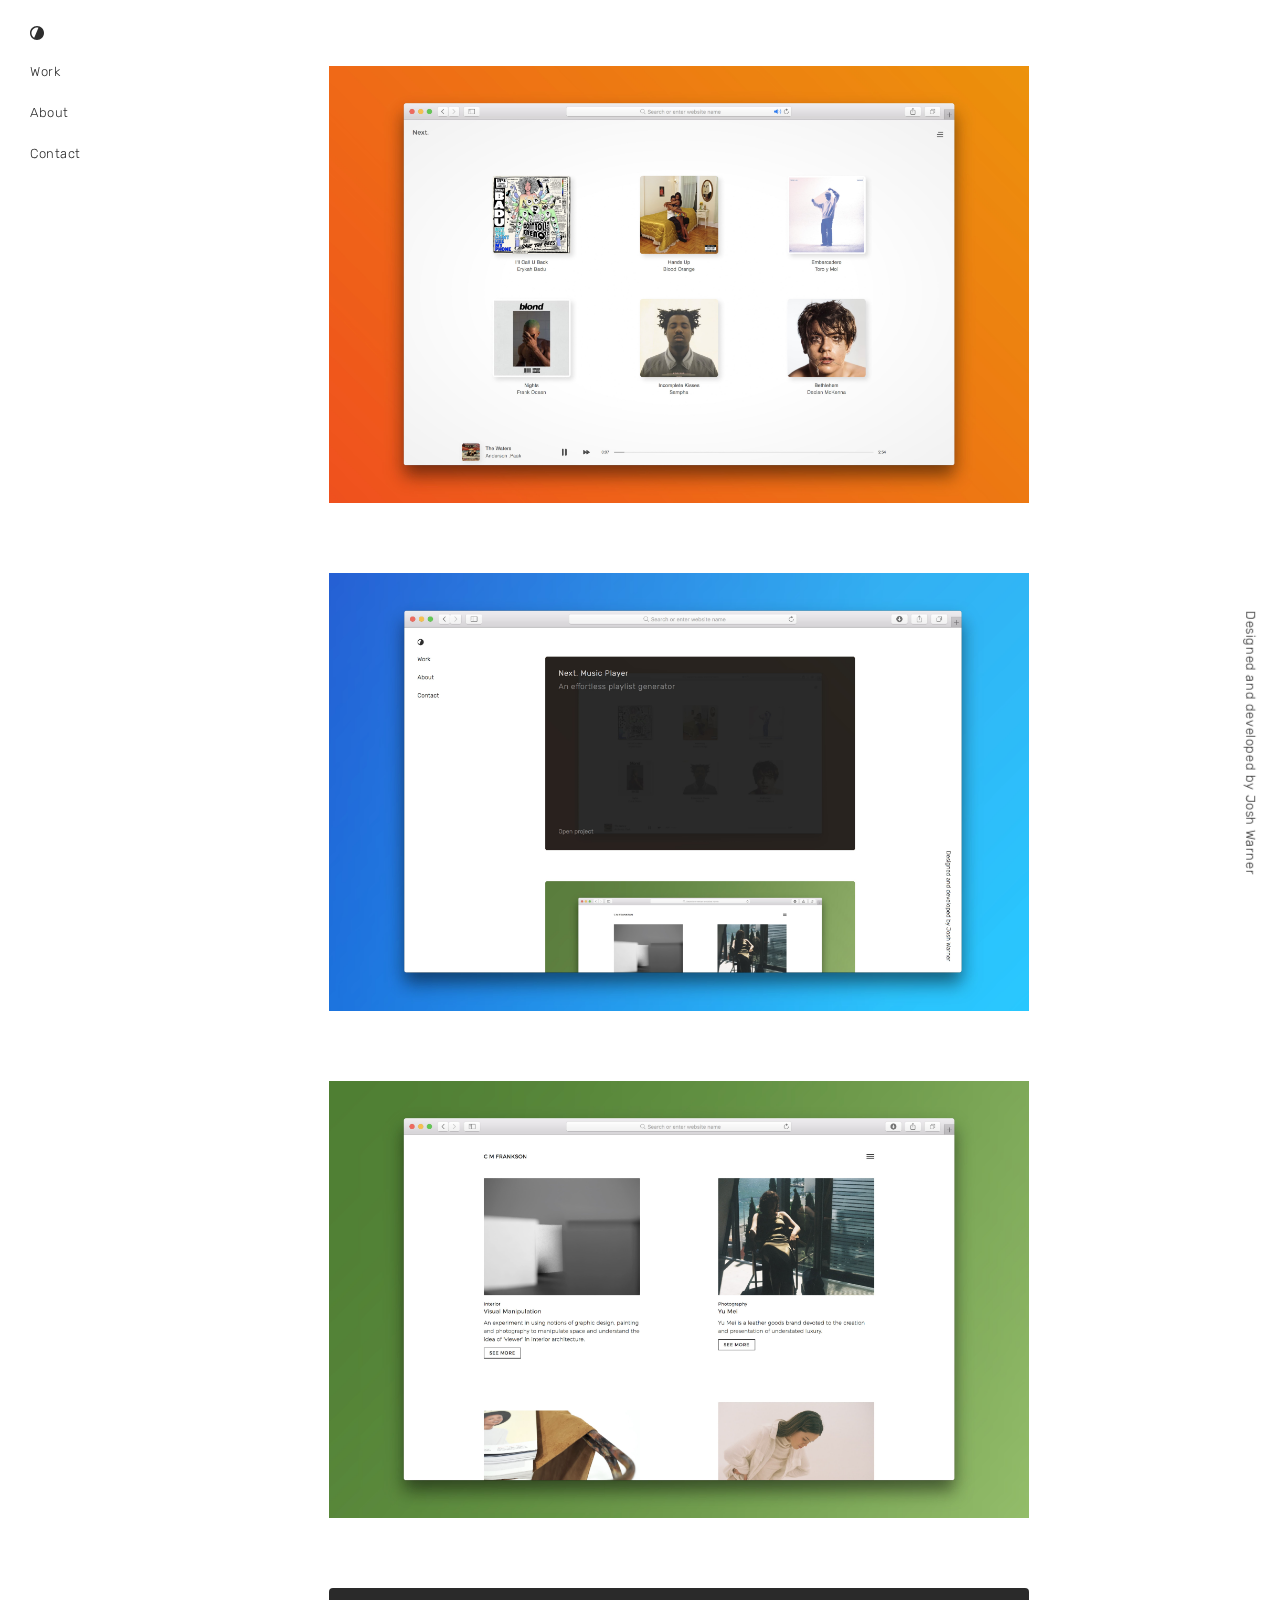
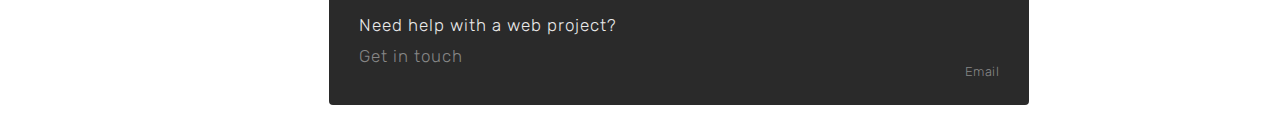
<file: index.html>
<!DOCTYPE html>
<html lang="en-US">
<head>
    <title>Josh Warner | Web design &amp; development</title>
    <meta name="keywords" content="Web, Design, Designer, Develop, Developer, Front end, Frontend, HTML, CSS, jQuery, Freelance, Wellington, New Zealand, Josh, Warner, Josh Warner, Victoria University, Graduate">
    <meta name="description" content="Front end web designer based in Wellington, New Zealand. Available for freelance work or permanent employment. Let me design and develop your website.">
    <meta name="viewport" content="width=device-width, initial-scale=1.0">
    <link rel="stylesheet" href="css/style-min.css">
    <link href="https://fonts.googleapis.com/css?family=Rubik:300" rel="stylesheet">
    <script async src="https://ajax.googleapis.com/ajax/libs/jquery/3.3.1/jquery.min.js"></script>
    <script async src="js/script.js"></script>
    <!--FAVICON-->
    <link rel="apple-touch-icon" sizes="180x180" href="apple-touch-icon.png">
    <link rel="icon" type="image/png" sizes="32x32" href="favicon-32x32.png">
    <link rel="icon" type="image/png" sizes="16x16" href="favicon-16x16.png">
    <link rel="manifest" href="manifest.json">
    <link rel="mask-icon" href="safari-pinned-tab.svg" color="#5a7d3d">
    <meta name="theme-color" content="#ffffff">
    <!-- Global site tag (gtag.js) - Google Analytics -->
    <script async src="https://www.googletagmanager.com/gtag/js?id=UA-112776333-1"></script>
    <script>
      window.dataLayer = window.dataLayer || [];
      function gtag(){dataLayer.push(arguments);}
      gtag('js', new Date());

      gtag('config', 'UA-112776333-1');
    </script>
</head>

<body>
    <header>
        <a href="/">
            <svg version="1.1" id="Layer_1" xmlns="http://www.w3.org/2000/svg" xmlns:xlink="http://www.w3.org/1999/xlink" x="0px" y="0px" viewBox="0 0 260 260" enable-background="new 0 0 260 260" xml:space="preserve">
            <path d="M130,0C58.203,0,0,58.203,0,130s58.203,130,130,130s130-58.203,130-130S201.797,0,130,0z M27,130
                C27,73.206,73.206,27,130,27c9.201,0,18.121,1.22,26.614,3.494L78.454,219.146C47.716,201.304,27,168.026,27,130z"/>
            </svg>
        </a>
        <nav>
            <a href="/">Work</a>
            <a href="about">About</a>
            <a href="mailto:hello@joshwarner.co?Subject=" target="_top">Contact</a>
        </nav>
    </header>
    
    <h4 class="credit">Designed and developed by Josh Warner</h4>
    
    <div class="contentContainer">
        <div class="content">

            <section>
                <a href="next">
                    <div class="overlay">
                        <h1>Next. Music Player</h1>
                        <h2>An effortless playlist generator</h2>
                        <p>Open project</p>
                    </div>
                </a>
                <img src="img/next_deliverable_playing.jpg" alt="Website design and develop: Next.">
            </section>
            
            <section>
                <a href="joshwarner">
                    <div class="overlay">
                        <h1>Portfolio: joshwarner.co</h1>
                    <h2>A digital portfolio of web design</h2>
                    <p>Open project</p>
                    </div>
                </a>
                <img src="img/joshwarner_deliverable_index.jpg" alt="Website design and develop: joshwarner.co">
            </section>
            
            <section>
                <a href="cmf">
                    <div class="overlay">
                        <h1>Portfolio: C. M. Frankson</h1>
                        <h2>A portfolio of creative works</h2>
                        <p>Open project</p>
                    </div>
                </a>
                <img src="img/cmf_deliverable_index.jpg" alt="Website design and develop: C.M. Frankson">
            </section>
         
            <div class="cta">
                <a href="mailto:hello@joshwarner.co?Subject=" target="_top">
                        <h1>Need help with a web project?</h1>
                        <h2>Get in touch</h2>
                        <p>Email</p>
                </a>
            </div>
            
        </div>
    </div>
    
</body>

</html>
</file>
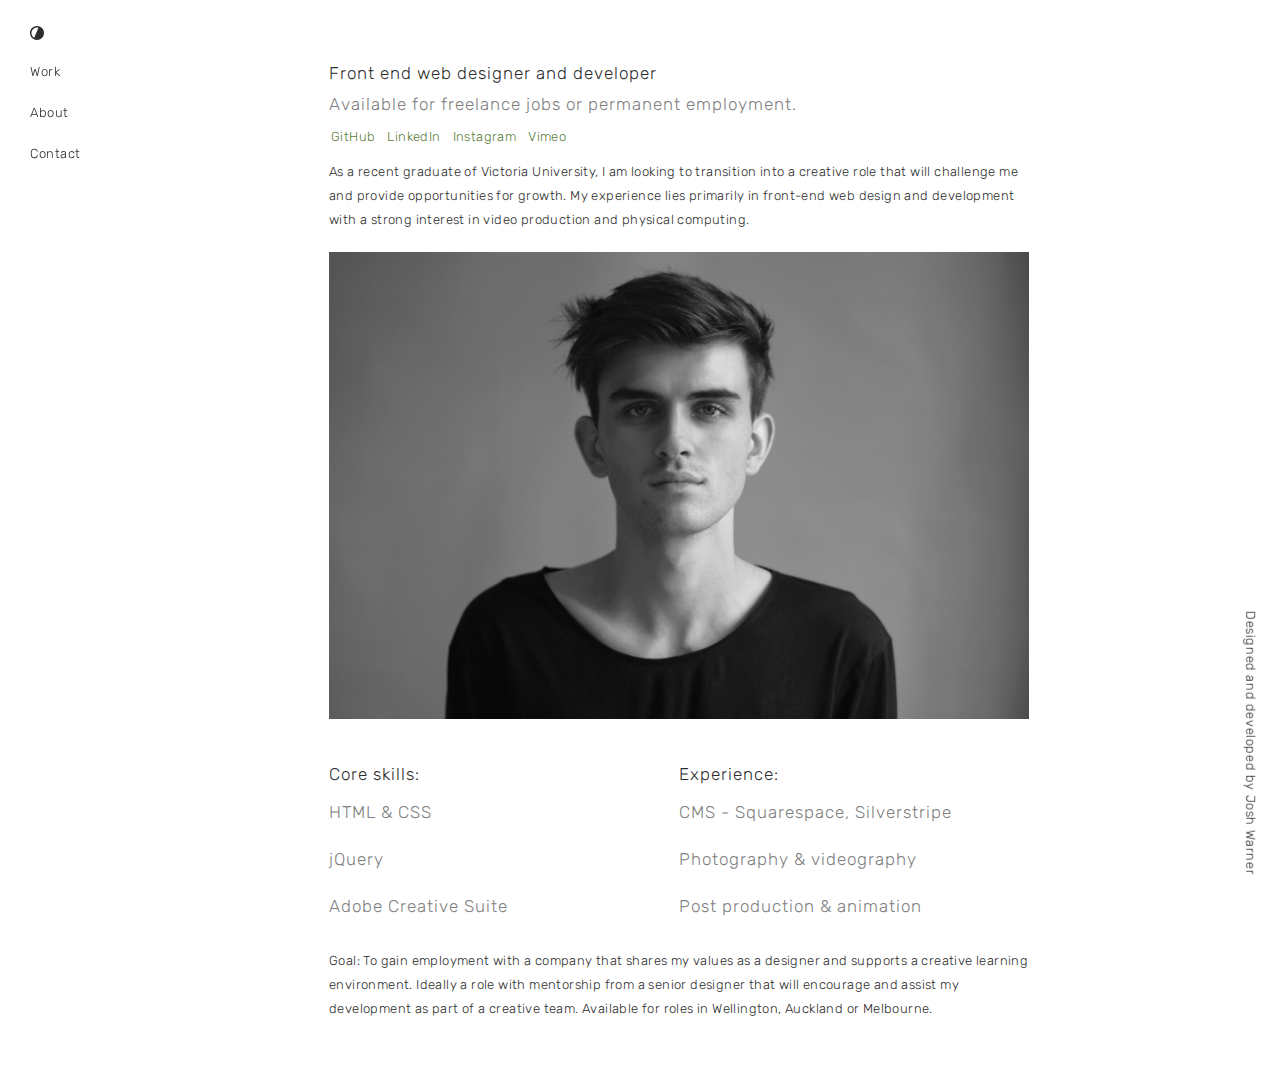
<file: about.html>
<!DOCTYPE html>
<html lang="en-US">
<head>
    <title>Josh Warner | About</title>
    <meta name="keywords" content="Website, Website Design, Website builder, Responsive, Responsive web design, Web, design, Designer, Develop, Developer, Front end, Frontend, HTML, CSS, jQuery, Freelance, Wellington, New Zealand, Josh, Warner, Josh Warner, Victoria University, Graduate">
    <meta name="description" content="Freelance designer, developer and graduate of Victoria University of Wellington. Confident in HTML, CSS and jQuery. Available for hire and employment.">
    <meta name="viewport" content="width=device-width, initial-scale=1.0">
    <link rel="stylesheet" href="css/style-min.css">
    <link href="https://fonts.googleapis.com/css?family=Rubik:300" rel="stylesheet">
    <script async src="https://ajax.googleapis.com/ajax/libs/jquery/3.3.1/jquery.min.js"></script>
    <script async src="js/script.js"></script>
    <!-- Global site tag (gtag.js) - Google Analytics -->
    <script async src="https://www.googletagmanager.com/gtag/js?id=UA-112776333-1"></script>
    <script>
      window.dataLayer = window.dataLayer || [];
      function gtag(){dataLayer.push(arguments);}
      gtag('js', new Date());

      gtag('config', 'UA-112776333-1');
    </script>
</head>

<body>
    <header>
        <a href="/">
            <svg version="1.1" id="Layer_1" xmlns="http://www.w3.org/2000/svg" xmlns:xlink="http://www.w3.org/1999/xlink" x="0px" y="0px" viewBox="0 0 260 260" enable-background="new 0 0 260 260" xml:space="preserve">
            <path d="M130,0C58.203,0,0,58.203,0,130s58.203,130,130,130s130-58.203,130-130S201.797,0,130,0z M27,130
                C27,73.206,73.206,27,130,27c9.201,0,18.121,1.22,26.614,3.494L78.454,219.146C47.716,201.304,27,168.026,27,130z"/>
            </svg>
        </a>
        <nav>
            <a href="/">Work</a>
            <a href="about">About</a>
            <a href="mailto:hello@joshwarner.co?Subject=" target="_top">Contact</a>
        </nav>
    </header>
    
    <h4 class="credit">Designed and developed by Josh Warner</h4>
    
    <div class="contentContainer">  
        <div class="content">

            <article>

                <h1>Front end web designer and developer</h1>
                <h2>Available for freelance jobs or permanent employment.</h2>
                
                <div class="link-bank">
                    <a href="https://github.com/joshuaryaan" target="_blank">GitHub</a>
                    <a href="https://www.linkedin.com/in/joshwarnerco/" target="_blank">LinkedIn</a>
                    <a href="https://www.instagram.com/joshwarner.co/" target="_blank">Instagram</a>
                    <a href="https://vimeo.com/joshuawarner" target="_blank">Vimeo</a>
                </div>
                
                <p class="intro">As a recent graduate of Victoria University, I am looking to transition into a creative role that will challenge me and provide opportunities for growth. My experience lies primarily in front-end web design and development with a strong interest in video production and physical computing.</p>
                
                <img src="img/portrait.jpg" alt="A portrait of designer, Josh Warner">
                
                <ul class="half">
                    <h1>Core skills:</h1>
                    <li><h2>HTML &amp; CSS</h2></li>
                    <li><h2>jQuery</h2></li>
                    <li><h2>Adobe Creative Suite</h2></li>
                </ul>
                
                <ul class="half">
                    <h1>Experience:</h1>
                    <li><h2>CMS - Squarespace, Silverstripe</h2></li>
                    <li><h2>Photography &amp; videography</h2></li>
                    <li><h2>Post production &amp; animation</h2></li>
                </ul>
                
                <p>Goal: To gain employment with a company that shares my values as a designer and supports a creative learning environment. Ideally a role with mentorship from a senior designer that will encourage and assist my development as part of a creative team. Available for roles in Wellington, Auckland or Melbourne.</p>
                    
            </article>
        </div>
    </div>
    
</body>

</html>
</file>
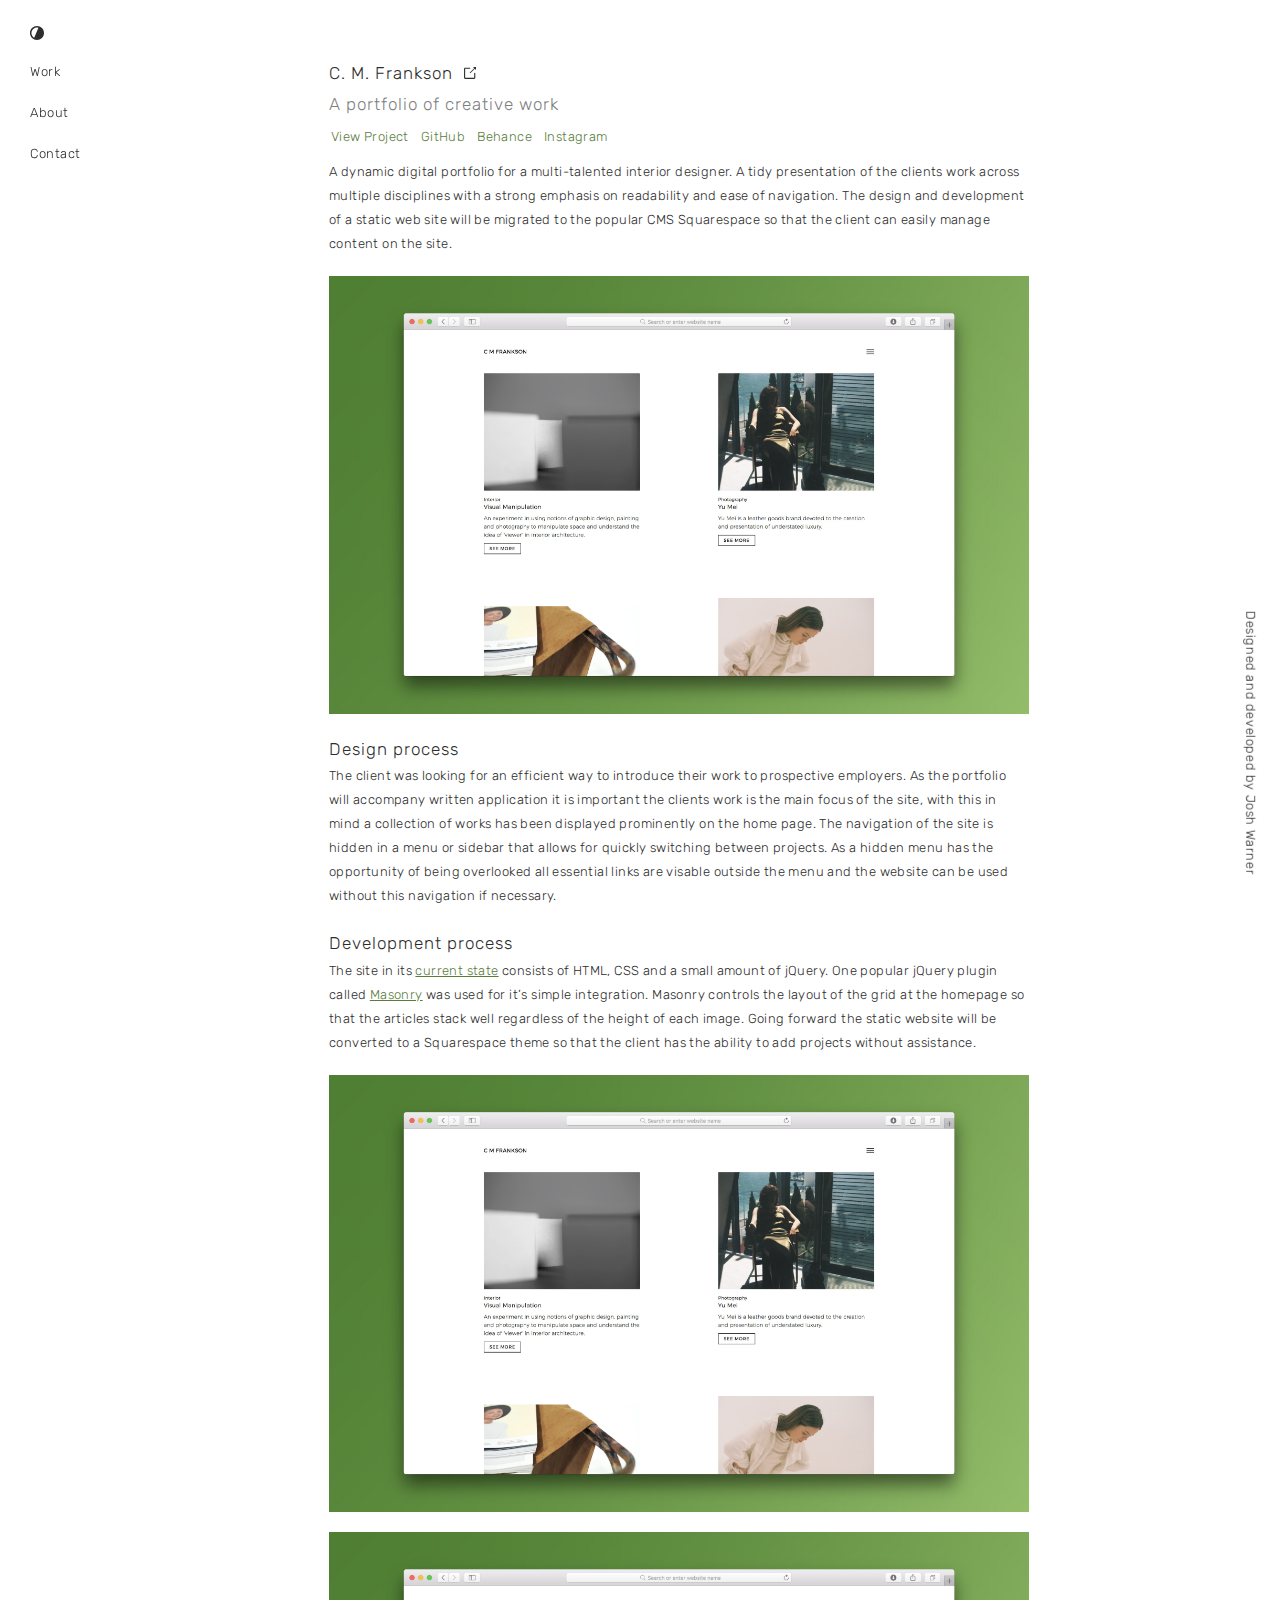
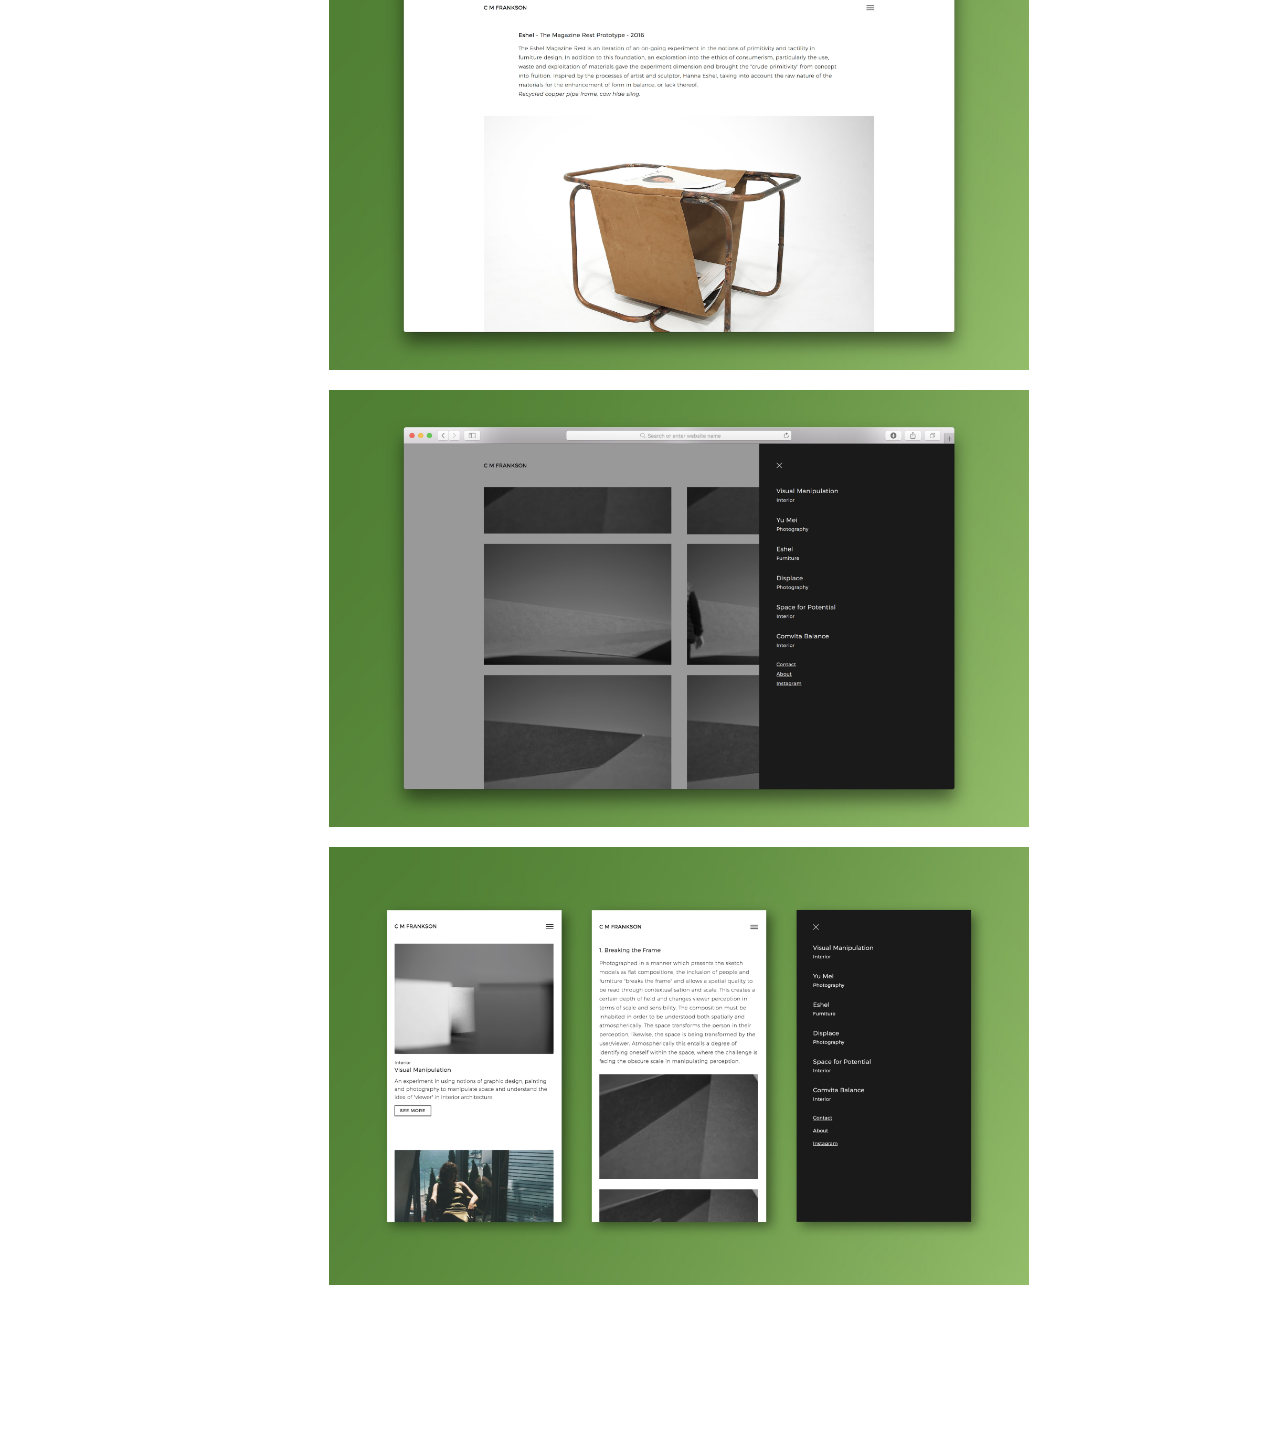
<file: cmf.html>
<!DOCTYPE html>
<html lang="en-US">
<head>
    <title>Josh Warner | C. M. Frankson</title>
    <meta name="keywords" content="Web, Design, Designer, Develop, Developer, Front end, Frontend, HTML, CSS, jQuery, Freelance, Wellington, New Zealand, Josh, Warner, Josh Warner, Victoria University, Graduate">
    <meta name="description" content="A fully responsive web project by Josh - A dynamic digital portfolio for a multi-talented interior designer.">
    <meta name="viewport" content="width=device-width, initial-scale=1.0">
    <link rel="stylesheet" href="css/style.css">
    <link href="https://fonts.googleapis.com/css?family=Rubik:300" rel="stylesheet">
    <script async src="https://ajax.googleapis.com/ajax/libs/jquery/3.3.1/jquery.min.js"></script>
    <script async src="js/script.js"></script>
    <!-- Global site tag (gtag.js) - Google Analytics -->
    <script async src="https://www.googletagmanager.com/gtag/js?id=UA-112776333-1"></script>
    <script>
      window.dataLayer = window.dataLayer || [];
      function gtag(){dataLayer.push(arguments);}
      gtag('js', new Date());

      gtag('config', 'UA-112776333-1');
    </script>
</head>

<body>
    <header>
        <a href="/">
            <svg version="1.1" id="Layer_1" xmlns="http://www.w3.org/2000/svg" xmlns:xlink="http://www.w3.org/1999/xlink" x="0px" y="0px" viewBox="0 0 260 260" enable-background="new 0 0 260 260" xml:space="preserve">
            <path d="M130,0C58.203,0,0,58.203,0,130s58.203,130,130,130s130-58.203,130-130S201.797,0,130,0z M27,130
                C27,73.206,73.206,27,130,27c9.201,0,18.121,1.22,26.614,3.494L78.454,219.146C47.716,201.304,27,168.026,27,130z"/>
            </svg>
        </a>
        <nav>
            <a href="/">Work</a>
            <a href="about">About</a>
            <a href="mailto:hello@joshwarner.co?Subject=" target="_top">Contact</a>
        </nav>
    </header>
    
    <h4 class="credit">Designed and developed by Josh Warner</h4>
    
    <div class="contentContainer">  
        <div class="content">

            <article>
                <h1>
                    C. M. Frankson
                    <a href="https://joshuaryaan.github.io/cmfrankson/" target="_blank">
                        <svg class="link" version="1.1" id="Layer_1" xmlns="http://www.w3.org/2000/svg" xmlns:xlink="http://www.w3.org/1999/xlink" x="0px" y="0px" viewBox="0 0 260 260" enable-background="new 0 0 260 260" xml:space="preserve">
                        <g>
                            <path fill="#231F20" d="M223.012,258.874H23.313c-12.237,0-22.192-11.121-22.192-24.791V39.587c0-13.67,9.956-24.792,22.192-24.792
                                h99.849c6.649,0,12.039,5.39,12.039,12.039s-5.39,12.039-12.039,12.039h-97.9c-0.039,0.204-0.064,0.443-0.064,0.715v194.496
                                c0,0.271,0.025,0.51,0.064,0.714h195.801c0.039-0.204,0.064-0.442,0.064-0.714v-97.246c0-6.648,5.39-12.039,12.038-12.039
                                c6.649,0,12.039,5.39,12.039,12.039v97.246C245.204,247.753,235.248,258.874,223.012,258.874z"/>
                            <g>
                                <polygon fill="#231F20" points="135.429,137.726 122.275,124.57 221.126,25.719 195.407,0 260,0 260,13.156 260,64.593 
                                    234.281,38.875 		"/>
                            </g>
                        </g>
                        </svg>
                        </a>
                </h1>
                <h2>A portfolio of creative work</h2>
                
                <div class="link-bank">
                    <a href="https://joshuaryaan.github.io/cmfrankson/" target="_blank">View Project</a>
                    <a href="https://github.com/joshuaryaan/cmfrankson" target="_blank">GitHub</a>
                    <a href="https://www.behance.net/joshwarnerco" target="_blank">Behance</a>
                    <a href="https://www.instagram.com/p/BZXaGO9AveE/?taken-by=joshwarner.co" target="_blank">Instagram</a>
                </div>
                
                <p class="intro">A dynamic digital portfolio for a multi-talented interior designer. A tidy presentation of the clients work across multiple disciplines with a strong emphasis on readability and ease of navigation. The design and development of a static web site will be migrated to the popular CMS Squarespace so that the client can easily manage content on the site.</p>
                <img src="img/cmf_deliverable_index.jpg" alt="The homepage of the portfolio">
                
                <h1>Design process</h1>
                <p>The client was looking for an efficient way to introduce their work to prospective employers. As the portfolio will accompany written application it is important the clients work is the main focus of the site, with this in mind a collection of works has been displayed prominently on the home page. The navigation of the site is hidden in a menu or sidebar that allows for quickly switching between projects. As a hidden menu has the opportunity of being overlooked all essential links are visable outside the menu and the website can be used without this navigation if necessary.</p>

                <h1>Development process</h1>
                <p>The site in its <a href="https://joshuaryaan.github.io/cmfrankson/" target="_blank">current state</a> consists of HTML, CSS and a small amount of jQuery. One popular jQuery plugin called <a href="https://masonry.desandro.com/" target="_blank">Masonry</a> was used for it&rsquo;s simple integration. Masonry controls the layout of the grid at the homepage so that the articles stack well regardless of the height of each image. Going forward the static website will be converted to a Squarespace theme so that the client has the ability to add projects without assistance.</p>
                <img src="img/cmf_deliverable_index.jpg" alt="The homepage of the portfolio">
                <img src="img/cmf_deliverable_article.jpg" alt="The article page of the portfolio">
                <img src="img/cmf_deliverable_menu.jpg" alt="The menu, hidden outside of view">
                <img src="img/cmf_deliverable_mobile.jpg" alt="Mobile views of the portfolio">
                
                <div class="cta">
                    <a href="mailto:hello@joshwarner.co?Subject=" target="_top">
                            <h1>Want a portfolio like this?</h1>
                            <h2>Get in touch</h2>
                            <p>Email</p>
                    </a>
                </div>
                    
            </article>

        </div>
    </div>
    
</body>

</html>
</file>
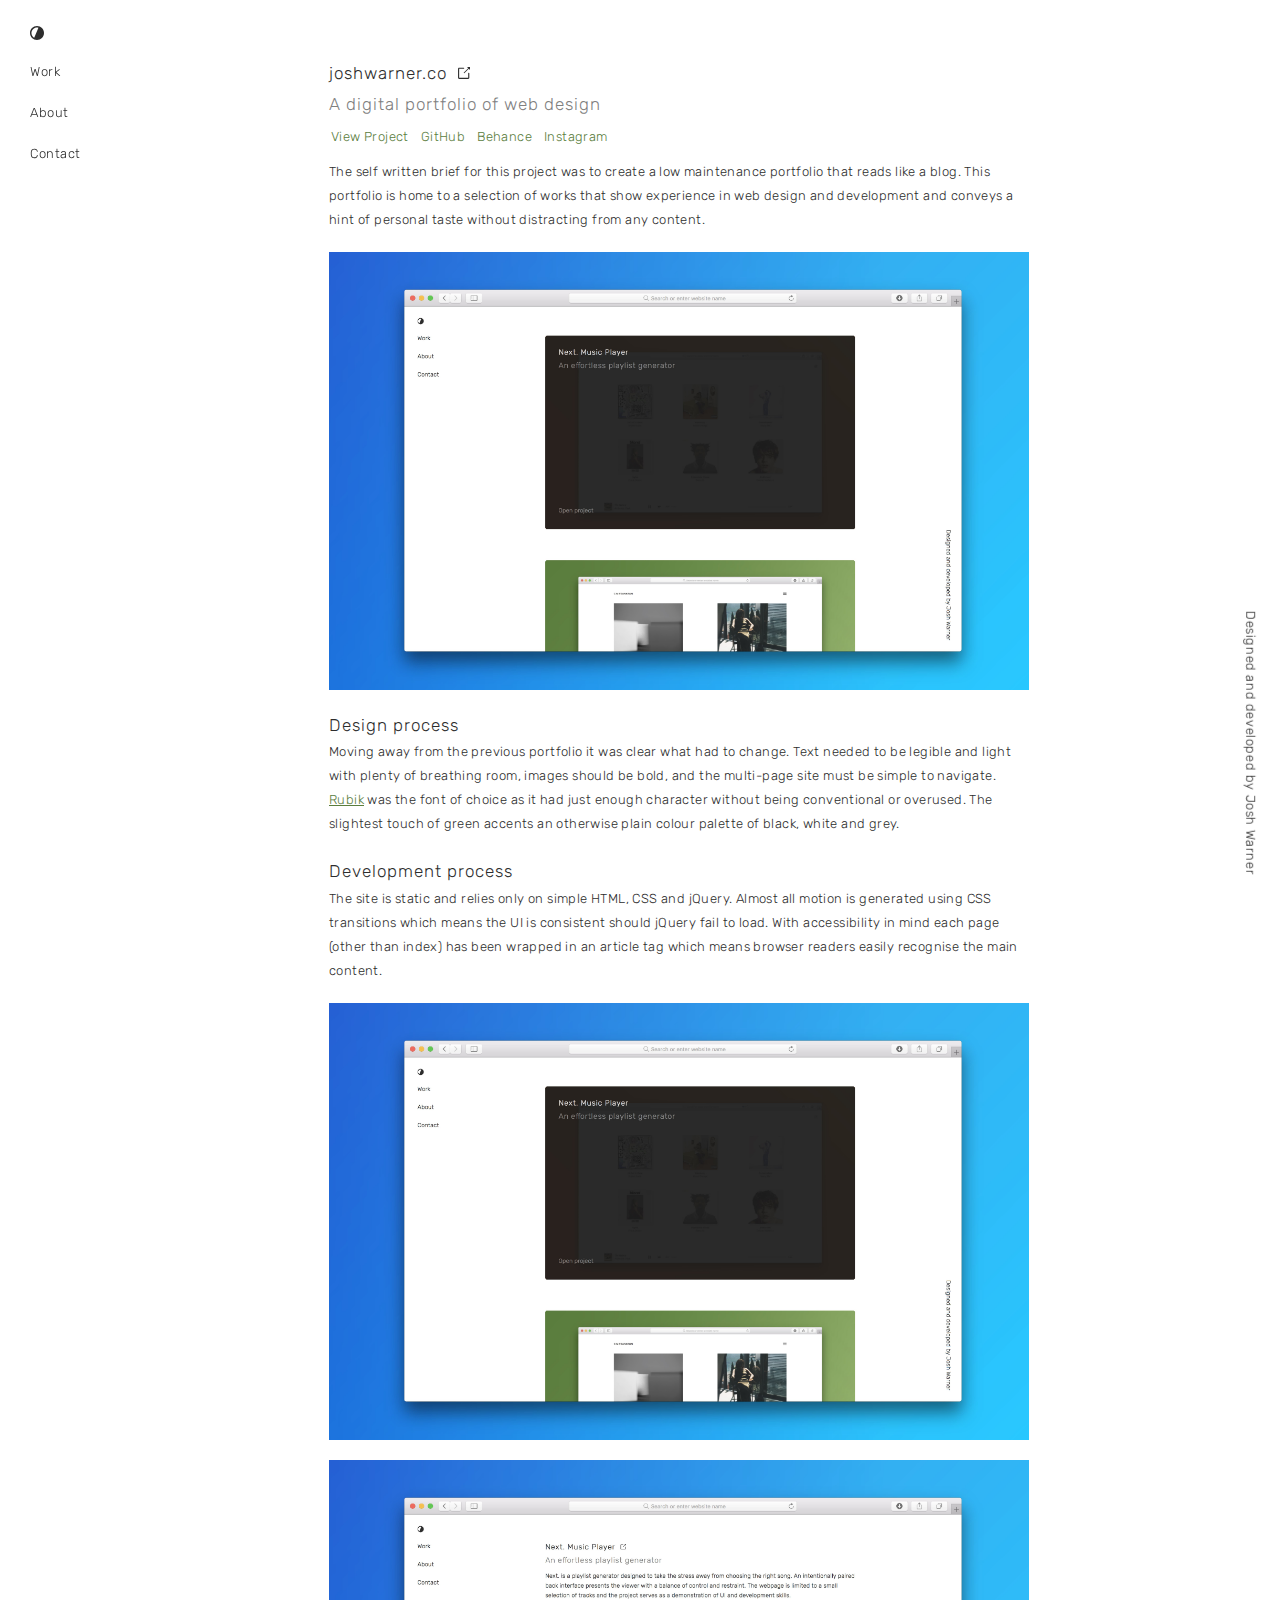
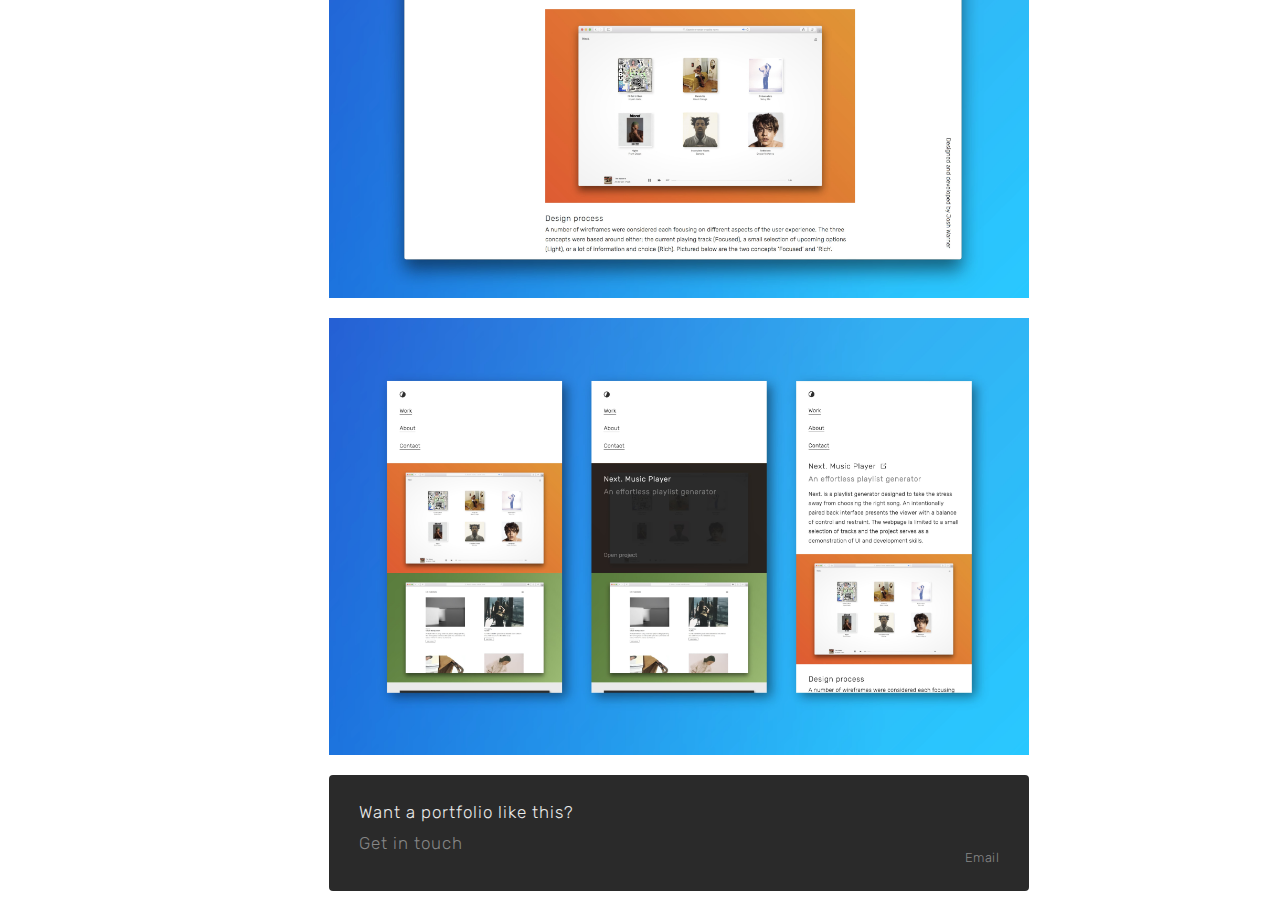
<file: joshwarner.html>
<!DOCTYPE html>
<html lang="en-US">
<head>
    <title>Josh Warner | joshwarner.co</title>
    <meta name="keywords" content="Website, Website Design, Website builder, Responsive, Responsive web design, Web, design, Designer, Develop, Developer, Front end, Frontend, HTML, CSS, jQuery, Freelance, Wellington, New Zealand, Josh, Warner, Josh Warner, Victoria University, Graduate">
    <meta name="description" content="This portfolio is home to a selection of works that show experience in web design and development and conveys a hint of personal taste without distracting from any content.">
    <meta name="viewport" content="width=device-width, initial-scale=1.0">
    <link rel="stylesheet" href="css/style.css">
    <link href="https://fonts.googleapis.com/css?family=Rubik:300" rel="stylesheet">
    <script async src="https://ajax.googleapis.com/ajax/libs/jquery/3.3.1/jquery.min.js"></script>
    <script async src="js/script.js"></script>
    <!-- Global site tag (gtag.js) - Google Analytics -->
    <script async src="https://www.googletagmanager.com/gtag/js?id=UA-112776333-1"></script>
    <script>
      window.dataLayer = window.dataLayer || [];
      function gtag(){dataLayer.push(arguments);}
      gtag('js', new Date());

      gtag('config', 'UA-112776333-1');
    </script>
</head>

<body>
    <header>
        <a href="/">
            <svg version="1.1" id="Layer_1" xmlns="http://www.w3.org/2000/svg" xmlns:xlink="http://www.w3.org/1999/xlink" x="0px" y="0px" viewBox="0 0 260 260" enable-background="new 0 0 260 260" xml:space="preserve">
            <path d="M130,0C58.203,0,0,58.203,0,130s58.203,130,130,130s130-58.203,130-130S201.797,0,130,0z M27,130
                C27,73.206,73.206,27,130,27c9.201,0,18.121,1.22,26.614,3.494L78.454,219.146C47.716,201.304,27,168.026,27,130z"/>
            </svg>
        </a>
        <nav>
            <a href="/">Work</a>
            <a href="about">About</a>
            <a href="mailto:hello@joshwarner.co?Subject=" target="_top">Contact</a>
        </nav>
    </header>
    
    <h4 class="credit">Designed and developed by Josh Warner</h4>
    
    <div class="contentContainer">  
        <div class="content">

            <article>
                <h1>
                    joshwarner.co
                    <a href="http://joshwarner.co/" target="_blank">
                        <svg class="link" version="1.1" id="Layer_1" xmlns="http://www.w3.org/2000/svg" xmlns:xlink="http://www.w3.org/1999/xlink" x="0px" y="0px" viewBox="0 0 260 260" enable-background="new 0 0 260 260" xml:space="preserve">
                        <g>
                            <path fill="#231F20" d="M223.012,258.874H23.313c-12.237,0-22.192-11.121-22.192-24.791V39.587c0-13.67,9.956-24.792,22.192-24.792
                                h99.849c6.649,0,12.039,5.39,12.039,12.039s-5.39,12.039-12.039,12.039h-97.9c-0.039,0.204-0.064,0.443-0.064,0.715v194.496
                                c0,0.271,0.025,0.51,0.064,0.714h195.801c0.039-0.204,0.064-0.442,0.064-0.714v-97.246c0-6.648,5.39-12.039,12.038-12.039
                                c6.649,0,12.039,5.39,12.039,12.039v97.246C245.204,247.753,235.248,258.874,223.012,258.874z"/>
                            <g>
                                <polygon fill="#231F20" points="135.429,137.726 122.275,124.57 221.126,25.719 195.407,0 260,0 260,13.156 260,64.593 
                                    234.281,38.875 		"/>
                            </g>
                        </g>
                        </svg>
                        </a>
                </h1>
                <h2>A digital portfolio of web design</h2>
                
                <div class="link-bank">
                    <a href="http://joshwarner.co/" target="_blank">View Project</a>
                    <a href="https://github.com/joshuaryaan/joshwarner.co" target="_blank">GitHub</a>
                    <a href="https://www.behance.net/joshwarnerco" target="_blank">Behance</a>
                    <a href="https://www.instagram.com/joshwarner.co/" target="_blank">Instagram</a>
                </div>
                
                <p class="intro">The self written brief for this project was to create a low maintenance portfolio that reads like a blog. This portfolio is home to a selection of works that show experience in web design and development and conveys a hint of personal taste without distracting from any content. </p>
                <img src="img/joshwarner_deliverable_index.jpg" alt="The home page of joshwarner.co">
                
                <h1>Design process</h1>
                <p>Moving away from the previous portfolio it was clear what had to change. Text needed to be legible and light with plenty of breathing room, images should be bold, and the multi-page site must be simple to navigate. <a href="https://fonts.google.com/specimen/Rubik" target="_blank">Rubik</a> was the font of choice as it had just enough character without being conventional or overused. The slightest touch of green accents an otherwise plain colour palette of black, white and grey.</p>
                
                <h1>Development process</h1>
                <p>The site is static and relies only on simple HTML, CSS and jQuery. Almost all motion is generated using CSS transitions which means the UI is consistent should jQuery fail to load. With accessibility in mind each page (other than index) has been wrapped in an article tag which means browser readers easily recognise the main content.</p>
                <img src="img/joshwarner_deliverable_index.jpg" alt="The home page of joshwarner.co">
                <img src="img/joshwarner_deliverable_article.jpg" alt="The article page of joshwarner.co detailing a project">
                <img src="img/joshwarner_deliverable_mobile.jpg" alt="Mobile views of the website">
                
                <div class="cta">
                    <a href="mailto:hello@joshwarner.co?Subject=" target="_top">
                            <h1>Want a portfolio like this?</h1>
                            <h2>Get in touch</h2>
                            <p>Email</p>
                    </a>
                </div>
                
            </article>

        </div>
    </div>
    
</body>

</html>
</file>
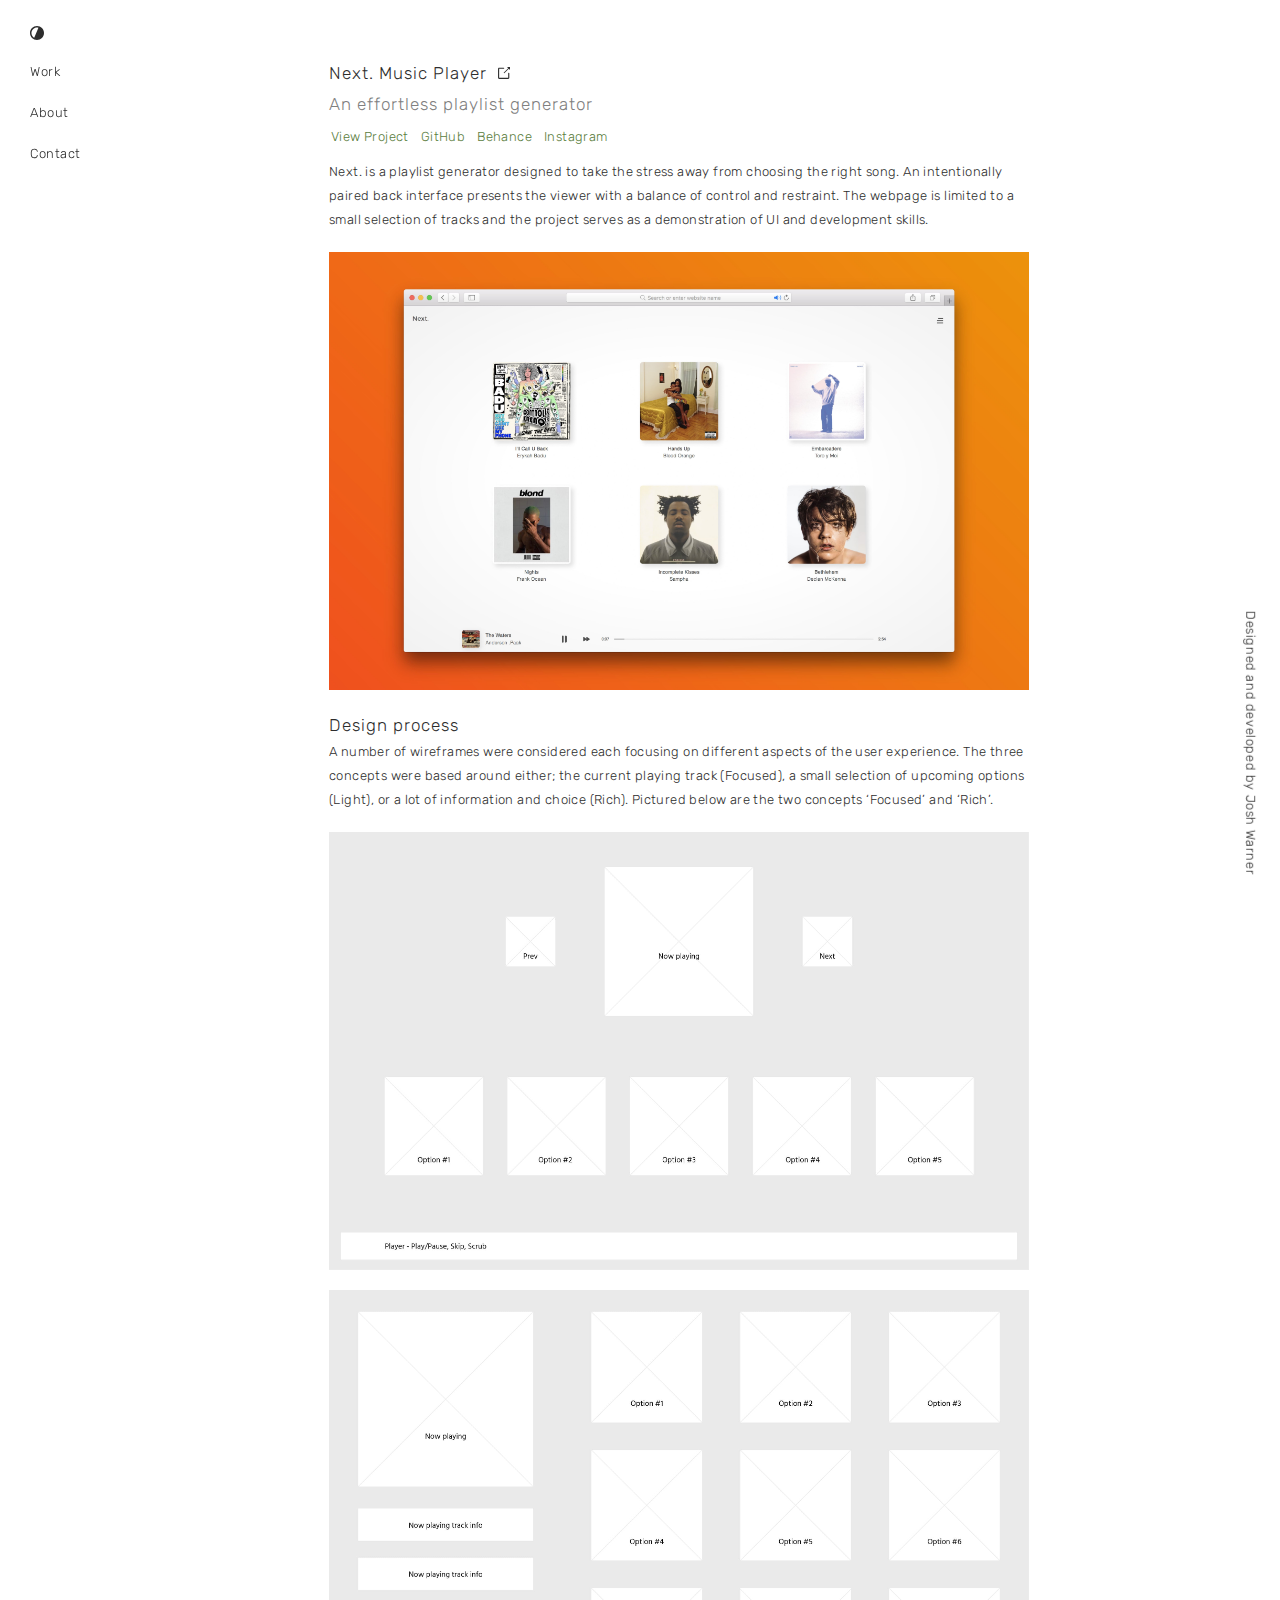
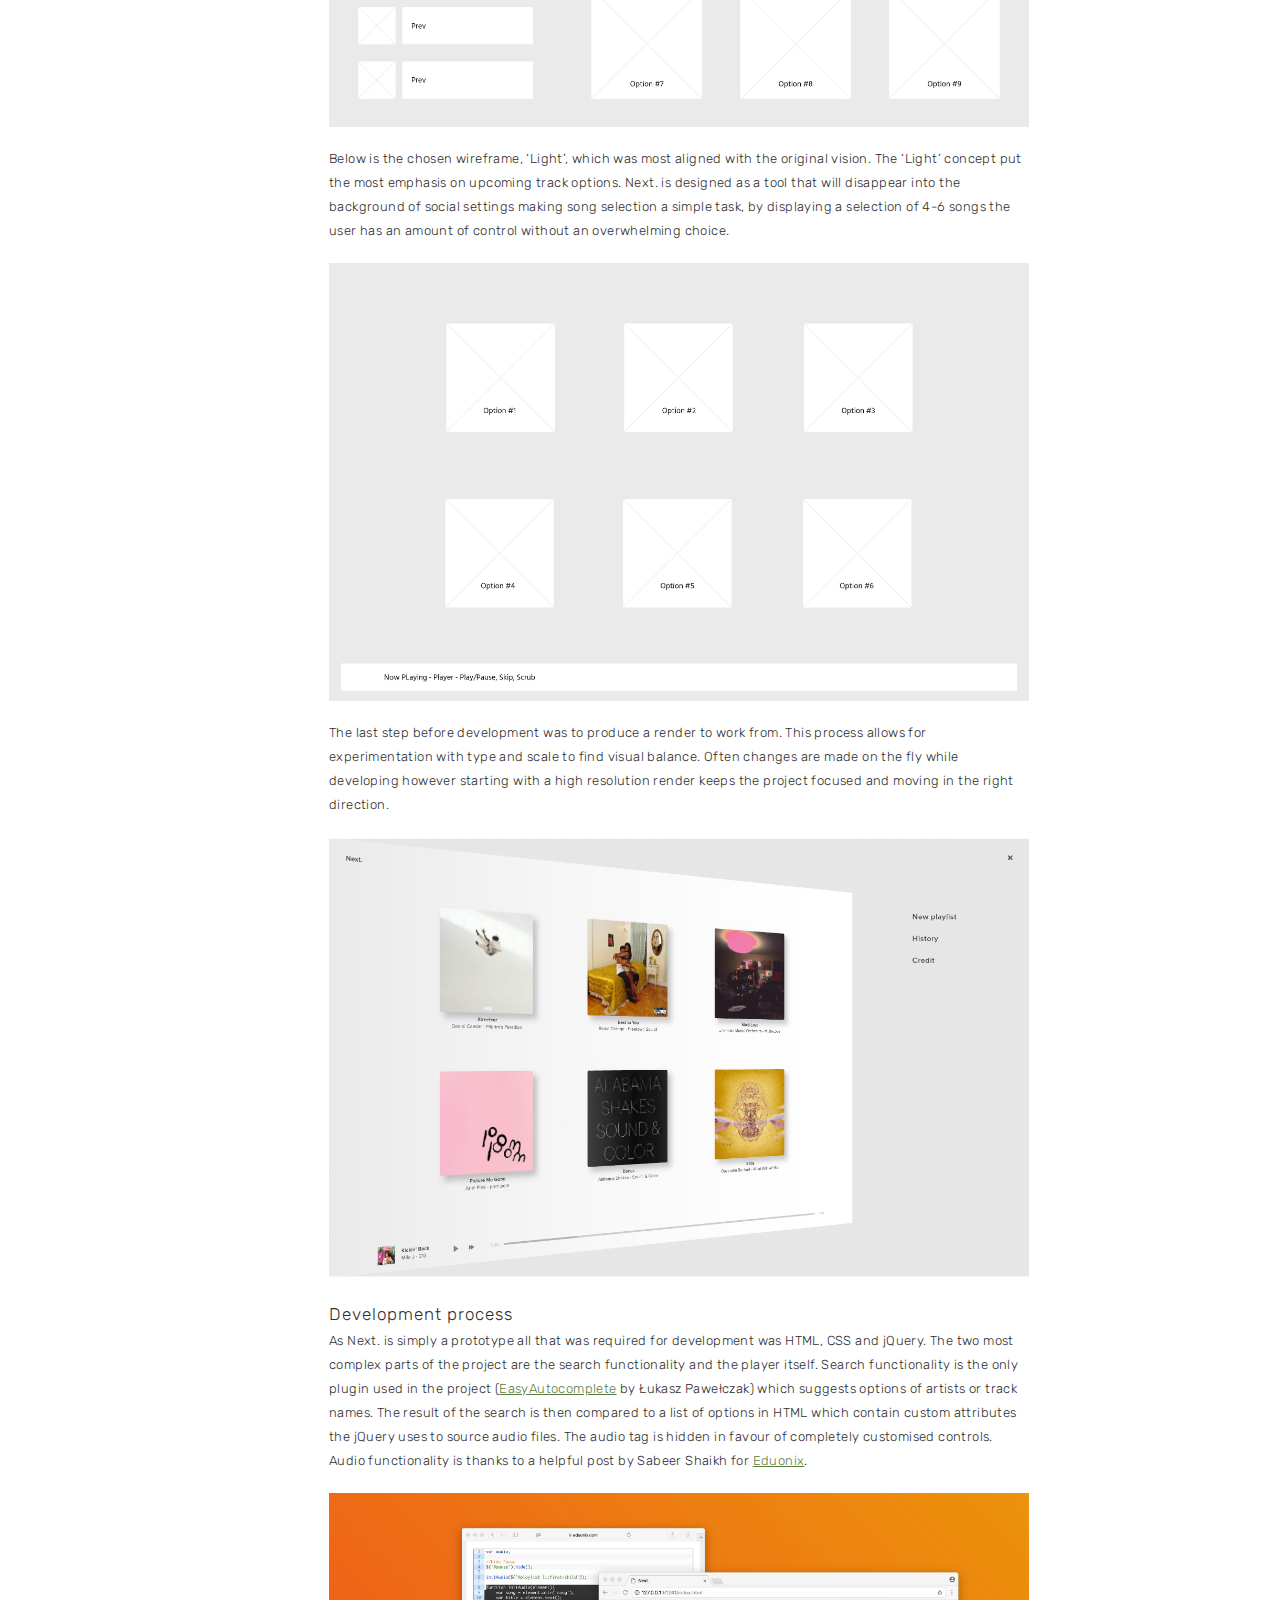
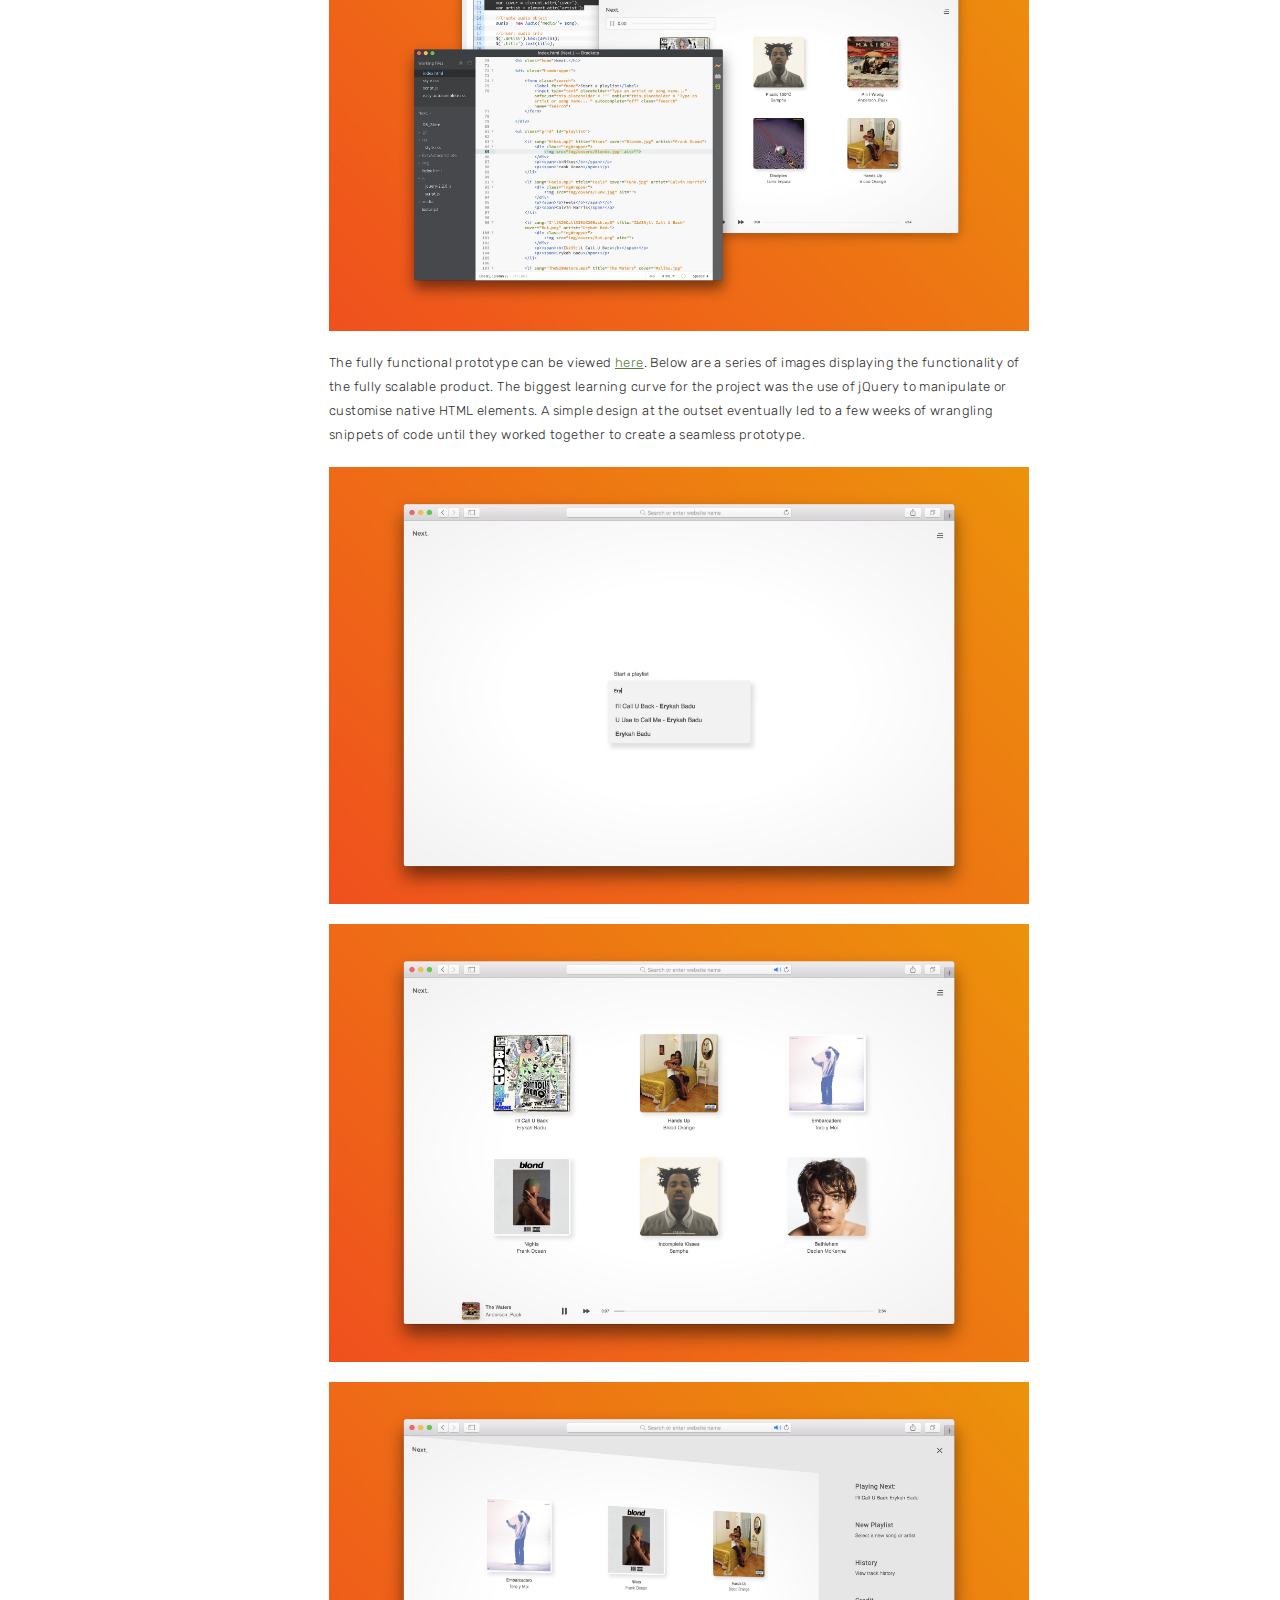
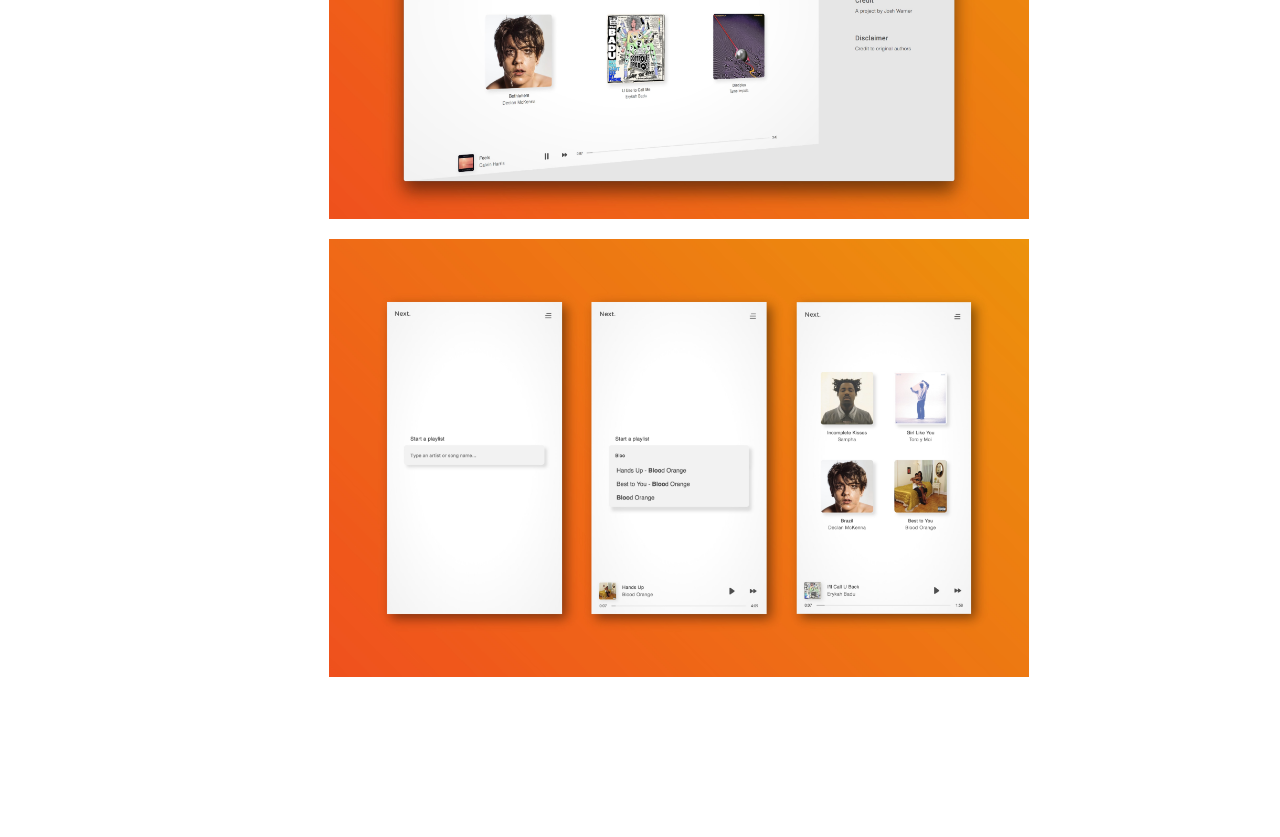
<file: next.html>
<!DOCTYPE html>
<html lang="en-US">
<head>
    <title>Josh Warner | Next.</title>
    <meta name="keywords" content="Website, Website Design, Website builder, Responsive, Responsive web design, Web, design, Designer, Develop, Developer, Front end, Frontend, HTML, CSS, jQuery, Freelance, Wellington, New Zealand, Josh, Warner, Josh Warner, Victoria University, Graduate">
    <meta name="description" content="A fully responsive web project by Josh - Next. is a playlist generator designed to take the stress away from choosing the right song.">
    <meta name="viewport" content="width=device-width, initial-scale=1.0">
    <link rel="stylesheet" href="css/style.css">
    <link href="https://fonts.googleapis.com/css?family=Rubik:300" rel="stylesheet">
    <script async src="https://ajax.googleapis.com/ajax/libs/jquery/3.3.1/jquery.min.js"></script>
    <script async src="js/script.js"></script>
    <!-- Global site tag (gtag.js) - Google Analytics -->
    <script async src="https://www.googletagmanager.com/gtag/js?id=UA-112776333-1"></script>
    <script>
      window.dataLayer = window.dataLayer || [];
      function gtag(){dataLayer.push(arguments);}
      gtag('js', new Date());

      gtag('config', 'UA-112776333-1');
    </script>
</head>

<body>
    <header>
        <a href="/">
            <svg version="1.1" id="Layer_1" xmlns="http://www.w3.org/2000/svg" xmlns:xlink="http://www.w3.org/1999/xlink" x="0px" y="0px" viewBox="0 0 260 260" enable-background="new 0 0 260 260" xml:space="preserve">
            <path d="M130,0C58.203,0,0,58.203,0,130s58.203,130,130,130s130-58.203,130-130S201.797,0,130,0z M27,130
                C27,73.206,73.206,27,130,27c9.201,0,18.121,1.22,26.614,3.494L78.454,219.146C47.716,201.304,27,168.026,27,130z"/>
            </svg>
        </a>
        <nav>
            <a href="/">Work</a>
            <a href="about">About</a>
            <a href="mailto:hello@joshwarner.co?Subject=" target="_top">Contact</a>
        </nav>
    </header>
    
    <h4 class="credit">Designed and developed by Josh Warner</h4>
    
    <div class="contentContainer">  
        <div class="content">

            <article>
                <h1>
                    Next. Music Player
                    <a href="https://joshuaryaan.github.io/Next./" target="_blank">
                        <svg class="link" version="1.1" id="Layer_1" xmlns="http://www.w3.org/2000/svg" xmlns:xlink="http://www.w3.org/1999/xlink" x="0px" y="0px" viewBox="0 0 260 260" enable-background="new 0 0 260 260" xml:space="preserve">
                        <g>
                            <path fill="#231F20" d="M223.012,258.874H23.313c-12.237,0-22.192-11.121-22.192-24.791V39.587c0-13.67,9.956-24.792,22.192-24.792
                                h99.849c6.649,0,12.039,5.39,12.039,12.039s-5.39,12.039-12.039,12.039h-97.9c-0.039,0.204-0.064,0.443-0.064,0.715v194.496
                                c0,0.271,0.025,0.51,0.064,0.714h195.801c0.039-0.204,0.064-0.442,0.064-0.714v-97.246c0-6.648,5.39-12.039,12.038-12.039
                                c6.649,0,12.039,5.39,12.039,12.039v97.246C245.204,247.753,235.248,258.874,223.012,258.874z"/>
                            <g>
                                <polygon fill="#231F20" points="135.429,137.726 122.275,124.57 221.126,25.719 195.407,0 260,0 260,13.156 260,64.593 
                                    234.281,38.875 		"/>
                            </g>
                        </g>
                        </svg>
                        </a>
                </h1>
                <h2>An effortless playlist generator</h2>
                
                <div class="link-bank">
                    <a href="https://joshuaryaan.github.io/Next./" target="_blank">View Project</a>
                    <a href="https://github.com/joshuaryaan/Next." target="_blank">GitHub</a>
                    <a href="https://www.behance.net/joshwarnerco" target="_blank">Behance</a>
                    <a href="https://www.instagram.com/p/BbsYXBdgeCw/?taken-by=joshwarner.co" target="_blank">Instagram</a>
                </div>
                
                <p class="intro">Next. is a playlist generator designed to take the stress away from choosing the right song. An intentionally paired back interface presents the viewer with a balance of control and restraint. The webpage is limited to a small selection of tracks and the project serves as a demonstration of UI and development skills.</p>
                <img src="img/next_deliverable_playing.jpg" alt="The play screen of 'Next.' which is the main UI">
                
                <h1>Design process</h1>
                <p>A number of wireframes were considered each focusing on different aspects of the user experience. The three concepts were based around either; the current playing track (Focused), a small selection of upcoming options (Light), or a lot of information and choice (Rich). Pictured below are the two concepts &lsquo;Focused&rsquo; and &lsquo;Rich&rsquo;.</p>
                <img src="img/next_wireframe_focused.jpg" alt="A wireframe of the website more focused on what is currently playing">
                <img src="img/next_wireframe_rich.jpg" alt="A rich wireframe design of the proejct">
                <p>Below is the chosen wireframe, &lsquo;Light&rsquo;, which was most aligned with the original vision. The &lsquo;Light&rsquo; concept put the most emphasis on upcoming track options. Next. is designed as a tool that will disappear into the background of social settings making song selection a simple task, by displaying a selection of 4-6 songs the user has an amount of control without an overwhelming choice.</p>
                <img src="img/next_wireframe_simplified.jpg" alt="A light-weight wireframe design of the project focused on upcoming song options">
                <p>The last step before development was to produce a render to work from. This process allows for experimentation with type and scale to find visual balance. Often changes are made on the fly while developing however starting with a high resolution render keeps the project focused and moving in the right direction.</p>
                <img src="img/next_render_light.jpg" alt="An early design render of the light-weight wireframe">
                
                <h1>Development process</h1>
                <p>As Next. is simply a prototype all that was required for development was HTML, CSS and jQuery. The two most complex parts of the project are the search functionality and the player itself. Search functionality is the only plugin used in the project (<a href="http://easyautocomplete.com/guide" target="_blank">EasyAutocomplete</a> by Łukasz Pawełczak) which suggests options of artists or track names. The result of the search is then compared to a list of options in HTML which contain custom attributes the jQuery uses to source audio files. The audio tag is hidden in favour of completely customised controls. Audio functionality is thanks to a helpful post by Sabeer Shaikh for <a href="https://www.eduonix.com/blog/web-programming-tutorials/learn-build-audio-player-using-html5/" target="_blank">Eduonix</a>.</p>
                <img src="img/next_development.jpg" alt="Using an unordered list to assign track meta data">
                <p>The fully functional prototype can be viewed <a href="https://joshuaryaan.github.io/Next./" target="_blank">here</a>. Below are a series of images displaying the functionality of the fully scalable product. The biggest learning curve for the project was the use of jQuery to manipulate or customise native HTML elements. A simple design at the outset eventually led to a few weeks of wrangling snippets of code until they worked together to create a seamless prototype.</p>
                <img src="img/next_deliverable_search.jpg" alt="The home page of 'Next.' with a search input asking for a song or artist">
                <img src="img/next_deliverable_playing.jpg" alt="The play screen of 'Next.' which is the main experience">
                <img src="img/next_deliverable_menu.jpg" alt="The menu, hidden away behind the interface">
                <img src="img/next_deliverable_mobile.jpg" alt="Mobile views of the complete 'Next.' interface">
                
                <div class="cta">
                    <a href="mailto:hello@joshwarner.co?Subject=" target="_top">
                            <h1>Like what you see?</h1>
                            <h2>Get in touch</h2>
                            <p>Email</p>
                    </a>
                </div>
                
            </article>

        </div>
    </div>
    
</body>

</html>
</file>
<file: css/style-min.css>
h1,h2{font-size:17px;line-height:1.8;letter-spacing:1px;margin:0}h3,p{letter-spacing:.4px}h1,h2,h4,p{margin:0}.link-bank a,h3{font-weight:300;padding:10px 2px;float:left}header,section .overlay{-webkit-box-sizing:border-box;-moz-box-sizing:border-box}header nav a,header nav a:visited{color:inherit}.credit,header{position:fixed}.cta a,.link-bank a,article .link,header nav a{text-decoration:none}body,html{margin:0;font-family:Rubik,sans-serif;font-weight:300;color:#2d2d2d;max-width:100vw}h1{font-weight:300}h2{font-weight:300;color:grey}.link-bank a,article .link,h3,h4,header nav a,img,p{font-size:13px}h3{display:inline;margin:0 6px 0 0}h4{font-weight:300;line-height:22px;letter-spacing:.6px}p{line-height:24px}a,a:visited{color:#5a7d3d}::-moz-selection{color:inherit;background:rgba(98,123,73,.6)}::selection{color:inherit;background:rgba(98,123,73,.6)}img{letter-spacing:.3px;text-indent:5px;line-height:1.5}.link-bank{display:inline-block;margin-bottom:0}.link-bank a{letter-spacing:.4px;margin:0 8px 0 0}.link-bank a::after,nav a::after{display:block;height:1px;margin-top:1px;content:''}.link-bank a::after{width:0;background:#5a7d3d;-webkit-transition:width .4s;transition:width .4s}.link-bank a:hover::after{width:100%;-webkit-transition:width .4s;transition:width .4s}header{top:0;left:0;padding:20px 30px;box-sizing:border-box}header svg{width:14px;padding:6px;margin:0 0 2px -6px;transform-origin:50% 50%;-webkit-transition:transform .8s;transition:transform .8s}header svg path{fill:#2d2d2d}header svg:hover{transform:rotate(450deg)}header nav{font-weight:400;letter-spacing:.5px}header nav a{display:inline-block;clear:both;float:left;font-weight:300;padding:10px 0;margin:2px 0}nav a::after{width:0;background:#2d2d2d;-webkit-transition:width .4s;transition:width .4s}nav a:hover::after{width:100%;-webkit-transition:width .4s;transition:width .4s}.credit{display:inline;right:30px;bottom:14px;transform:rotate(90deg);transform-origin:right}.contentContainer{position:relative;margin-left:138px;margin-right:60px}.content{width:700px;margin:66px auto 24px}img{display:block;width:100%;min-height:160px;background-color:#eaeaea}section{position:relative;margin-bottom:70px;border-radius:4px}section .overlay{position:absolute;width:100%;height:100%;background-color:#1d1d1d;border-radius:4px;opacity:0;padding:22px 30px;box-sizing:border-box;z-index:2;-webkit-transition:opacity .6s;transition:opacity .6s}.cta,section:hover .overlay{opacity:.94}section .overlay h1{color:#eaeaea}section .overlay p{position:absolute;color:grey;bottom:30px;cursor:pointer}.overlay p::after{content:'';display:block;width:0;height:1px;background:grey;-webkit-transition:width .4s;transition:width .4s}.overlay p:hover::after{width:100%;-webkit-transition:width .4s;transition:width .4s}.cta{position:relative;width:100%;background-color:#1d1d1d;border:none;border-radius:4px;padding:22px 30px 33px;-webkit-box-sizing:border-box;-moz-box-sizing:border-box;box-sizing:border-box;z-index:2}.cta p::after,article .link::after{content:'';height:1px;background:grey}.cta h1{color:#eaeaea}.cta p{position:absolute;color:grey;margin:0;bottom:20px;right:30px;cursor:pointer}.cta p::after{display:block;width:0;-webkit-transition:width .4s;transition:width .4s}.cta:hover p::after{width:100%;-webkit-transition:width .4s;transition:width .4s}article{margin-top:-8px;display:inline-block}article h1 .link{width:12px;margin:-6px -6px -6px 0;padding:6px}article .intro,article img{margin:0 0 20px}article h1 .link path,polygon{fill:#2d2d2d;-webkit-transition:transform .2s;transition:transform .2s}article h1 .link:hover polygon{transform:translate(10px,-10px);fill:#5a7d3d}article h1 .link:hover path{fill:#5a7d3d}article p{margin-bottom:20px}article .link{color:inherit;display:inline-block;line-height:22px;letter-spacing:.3px;margin:10px 0}article .link::after{display:block;width:0;-webkit-transition:width .4s;transition:width .4s}article .link:hover::after{width:100%;-webkit-transition:width .4s;transition:width .4s}article ul{list-style:none;padding:0;margin:20px 0;float:left}article ul.half{width:50%}article ul.full{width:100%;margin-bottom:0}article li{padding:8px 0;width:100%}article ul.half li{display:inline;clear:both;float:left}article ul.full li{display:inline}@media only screen and (max-width:900px){.cta,section,section .overlay{border-radius:0}.content,.cta p::after,.link-bank a::after,header,nav a::after{width:100%}header{position:static;display:inline-block}.credit{display:none}.link-bank,article h1,article h2,article p{padding:0 30px;-webkit-box-sizing:border-box;-moz-box-sizing:border-box;box-sizing:border-box}.contentContainer{margin:0}.content{margin:0 auto}section,section:last-of-type{margin-bottom:0}.cta h1,.cta h2,.cta p{padding:0}article ul,article ul.full,article ul.half{clear:both;width:100%}article ul.full li{display:inline;clear:both;float:left}}
</file>
<file: css/style.css>
body, html {
    margin: 0;
    font-family: 'Rubik', sans-serif;
    font-weight: 300;
    color: #2d2d2d;
    max-width: 100vw;
    }

h1 {
    font-size: 17px;
    font-weight: 300;
    line-height: 1.8;
    letter-spacing: 1px;
    margin: 0;
}

h2 {
    font-size: 17px;
    font-weight: 300;
    line-height: 1.8;
    letter-spacing: 1px;
    color: #808080;
    margin: 0;
}

h3 {
    font-size: 13px;
    font-weight: 300;
    display: inline;
    float: left;
    letter-spacing: 0.4px;
    padding: 10px 2px;
    margin: 0 6px 0 0;
}

h4 {
    font-size: 13px;
    font-weight: 300;
    line-height: 22px;
    letter-spacing: 0.6px;
    margin: 0;
}

p {
    font-size: 13px;
    line-height: 24px;
    letter-spacing: 0.4px;
    margin: 0;
}

a, a:visited {
    color: #5a7d3d;
}

::-moz-selection {
    color: inherit;
    background: rgba(98, 123, 73, 0.6);
}

::selection {
    color: inherit; 
    background: rgba(98, 123, 73, 0.6);
}

img {
    font-size: 13px;
    letter-spacing: 0.3px;
    text-indent: 5px;
    line-height: 1.5;
}

.link-bank {
    display: inline-block;
    margin-bottom: 0;
}

.link-bank a {
    float: left;
    font-size: 13px;
    font-weight: 300;
    letter-spacing: 0.4px;
    text-decoration: none;
    padding: 10px 2px;
    margin: 0 8px 0 0;
}

.link-bank a::after {
    content: '';
    display: block;
    width: 0;
    height: 1px;
    margin-top: 1px;
    background: #5a7d3d;
        -webkit-transition: width 400ms;
    transition: width 400ms;
}

.link-bank a:hover::after {
    width: 100%;
        -webkit-transition: width 400ms;
    transition: width 400ms;
}

header {
    position: fixed;
    top: 0;
    left: 0;
    padding: 20px 30px;
        -webkit-box-sizing: border-box;
    -moz-box-sizing: border-box;
    box-sizing: border-box; 
}

header svg {
    width: 14px;
    padding: 6px 6px 6px 6px;
    margin: 0 0 2px -6px;
    transform-origin: 50% 50%;
        -webkit-transition: transform 800ms;
    transition: transform 800ms;
}

header svg path {
    fill: #2d2d2d;
}

header svg:hover {
    transform: rotate(450deg);
}

header nav {
    font-weight: 400;
    letter-spacing: 0.5px;
    
}

header nav a {
    display: inline-block;
    clear: both;
    float: left;
    font-size: 13px;
    font-weight: 300;
    text-decoration: none;
    color: inherit;
    padding: 10px 0;
    margin: 2px 0;
}

header nav a:visited {
    color: inherit;
}

nav a::after {
    content: '';
    display: block;
    width: 0;
    height: 1px;
    margin-top: 1px;
    background: #2d2d2d;
        -webkit-transition: width 400ms;
    transition: width 400ms;
}

nav a:hover::after {
    width: 100%;
        -webkit-transition: width 400ms;
    transition: width 400ms;
}

.credit {
    position: fixed;
    display: inline;
    right: 30px;
    bottom: 14px;
    transform: rotate(90deg);
    transform-origin: right;
}

.contentContainer {
    position: relative;
    margin-left: 138px;
    margin-right: 60px;
}

.content {
    width: 700px;
    margin: 66px auto 24px auto;
}

img {
    display:block;
    width: 100%;
    min-height: 160px;
    background-color: #eaeaea;
}

section {
    position: relative;
    margin-bottom: 70px;
    border-radius: 4px;
}

/*section:last-of-type {
    margin-bottom: 0;
}*/

section .overlay {
    position: absolute;
    width: 100%;
    height: 100%;
    background-color: #1d1d1d;
    border-radius: 4px;
    opacity: 0;
    padding: 22px 30px;
        -webkit-box-sizing: border-box;
    -moz-box-sizing: border-box;
    box-sizing: border-box; 
    z-index: 2;
        -webkit-transition: opacity 600ms;
    transition: opacity 600ms;
}

section:hover .overlay {
    opacity: 0.94;
}

section .overlay h1 {
    color: #eaeaea;
}

section .overlay p {
    position: absolute;
    color: #808080;
    bottom: 30px;
    cursor: pointer;
}

.overlay p::after {
    content: '';
    display: block;
    width: 0;
    height: 1px;
    background: #808080;
        -webkit-transition: width 400ms;
    transition: width 400ms;
}

.overlay p:hover::after {
    width: 100%;
        -webkit-transition: width 400ms;
    transition: width 400ms;
}

.cta {
    position: relative;
    width: 100%;
    background-color: #1d1d1d;
    opacity: 0.94;
    border: none;
    border-radius: 4px;
    padding: 22px 30px 33px 30px;
        -webkit-box-sizing: border-box;
    -moz-box-sizing: border-box;
    box-sizing: border-box; 
    z-index: 2;
}

.cta a {
    text-decoration: none;
}

.cta h1 {
    color: #eaeaea;
}

.cta p {
    position: absolute;
    color: #808080;
    margin: 0;
    bottom: 20px;
    right: 30px;
    cursor: pointer;
}

.cta p::after {
    content: '';
    display: block;
    width: 0;
    height: 1px;
    background: #808080;
        -webkit-transition: width 400ms;
    transition: width 400ms;
}

.cta:hover p::after {
    width: 100%;
        -webkit-transition: width 400ms;
    transition: width 400ms;
}

article {
    margin-top: -8px;
    display: inline-block;
}

article h1 .link {
    width: 12px;
    margin: -6px -6px -6px 0;
    padding: 6px;
}

article h1 .link path, polygon {
    fill: #2d2d2d;
        -webkit-transition: transform 200ms;
    transition: transform 200ms;
}

article h1 .link:hover polygon {
    transform: translate(10px,-10px); 
    fill: #5a7d3d;
}

article h1 .link:hover path { 
    fill: #5a7d3d;
}

article .intro {
    margin: 0px 0 20px 0;
}

article p {
    margin-bottom: 20px;
}

article img {
    margin: 0 0 20px 0;
}

article .link {
    color: inherit;
    text-decoration: none;
    display: inline-block;
    font-size: 13px;
    line-height: 22px;
    letter-spacing: 0.3px;
    margin: 10px 0;
}

article .link::after {
    content: '';
    display: block;
    width: 0;
    height: 1px;
    background: #808080;
        -webkit-transition: width 400ms;
    transition: width 400ms;
}

article .link:hover::after {
    width: 100%;
        -webkit-transition: width 400ms;
    transition: width 400ms;
}

article ul {
    list-style: none;
    padding: 0;
    margin: 20px 0;
    float: left;
}

article ul.half {
    width: 50%;
}

article ul.full {
    width: 100%;
    margin-bottom: 0; /* specific use - last on about.html */
}

article li {
    padding: 8px 0;
    width: 100%;
}

article ul.half li {
    display: inline;
    clear: both;
    float: left;
}

article ul.full li {
    display: inline;
}

@media only screen and (max-width: 900px) {
    
    header {
        position: static;
        display: inline-block;
        width: 100%;
    }
    
    nav a::after {
        width: 100%;
    }
    
    .link-bank a::after {
        width: 100%;
    }
    
    .credit {
        display: none;
    }
    
    article p,article h1,article h2, .link-bank {
        padding: 0 30px;
                -webkit-box-sizing: border-box;
            -moz-box-sizing: border-box;
        box-sizing: border-box;
    }
    
    .contentContainer {
        margin: 0;
    }
    
    .content {
        width: 100%;
        margin: 0 auto 0 auto;
    }
    
    section {
        margin-bottom: 0;
        border-radius: 0;
    }
    
    section .overlay, .cta {
        border-radius: 0;
    }
    
    section:last-of-type {
        margin-bottom: 0;
    }
    
    .cta h1, .cta h2 {
        padding: 0
    }
    
    .cta p {
        padding: 0;
    }
    
    .cta p::after {
        width: 100%;
    }
    
    article ul, article ul.half, article ul.full {
        clear: both;
        width: 100%;
    }

    article ul.full li {
        display: inline;
        clear: both;
        float: left;
    }
    
}
</file>
